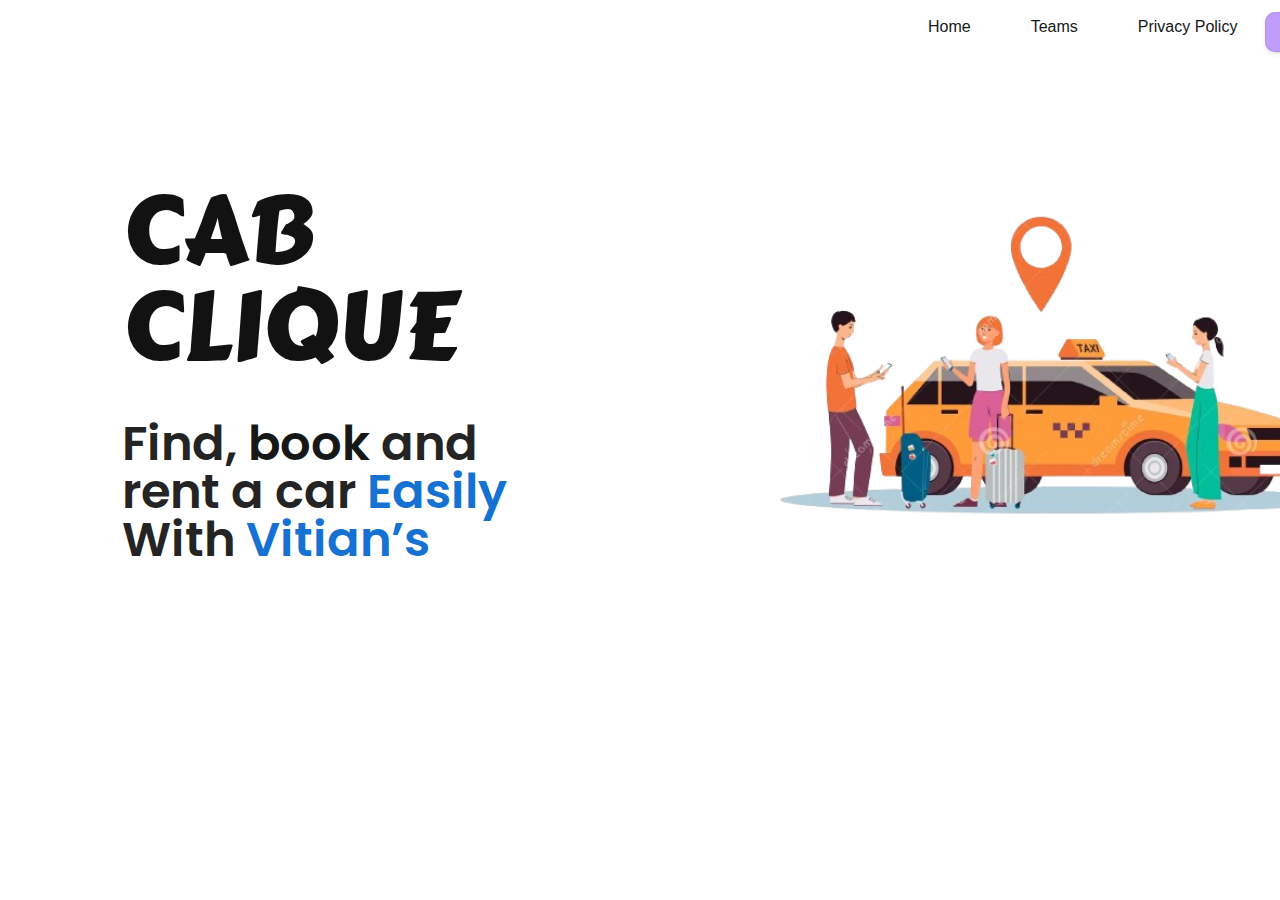
<file: index.html>
<!DOCTYPE html>
<html>
  <head>
    <meta charset="utf-8" />
    <meta name="viewport" content="initial-scale=1, width=device-width" />

    <link rel="stylesheet" href="style11.css" />
    <link rel="stylesheet" href="style12.css" />
    <link
      rel="stylesheet"
      href="https://fonts.googleapis.com/css2?family=Poppins:wght@500;600&display=swap"
    />
    <link
      rel="stylesheet"
      href="https://fonts.googleapis.com/css2?family=Carter One:wght@400&display=swap"
    />
  </head>
  <body >


    <div class="landing-page">
      <nav class="header" id="nav1">
        <a class="frame-parent">
          <div class="home-teams-privacy-policy-wrapper">
            <div class="home-teams-privacy"></div>
          </div>
          <div class="frame-wrapper"><ul>
            <li ><a class="a1" href="">Home</a></li>
            <li ><a class="a1" href="">Teams</a></li>
            <li ><a class="a1" href="">Privacy  Policy</a></li>
           
          </ul>
            <div class="">
              
              <div class="">
                <button class="button-9"  ><a href="./LOGIN.HTML">Login/SignUp</button>
                
                </div>
            </div>
          </div>
        </a>
        <div class="frame-group">
          <div class="find-book-and-rent-a-car-easi-wrapper">
            <div class="find-book-and-container">
              <p class="find-book-and-rent-a-car-easi">
                <span class="find">Find, </span>
                <span class="book">book</span>
                <span> and rent a car</span>
                <span class="easily"> Easily</span>
              </p>
              <p class="with-vitians">
                <span class="find">With</span>
                <span> Vitian’s</span>
              </p>
            </div>
          </div>
          
        </div>
        <img class="image-15-icon" alt="" src="online-taxi-service-cartoon-people-standing-yellow-car-holding-phones-carsharing-rental-app-users-cab-luggage-flat-193690445-removebg-preview.png" />

        <div class="cab-clique">CAB CLIQUE</div>
      </nav>
    </div>
    
  </body>
</html>
</file>
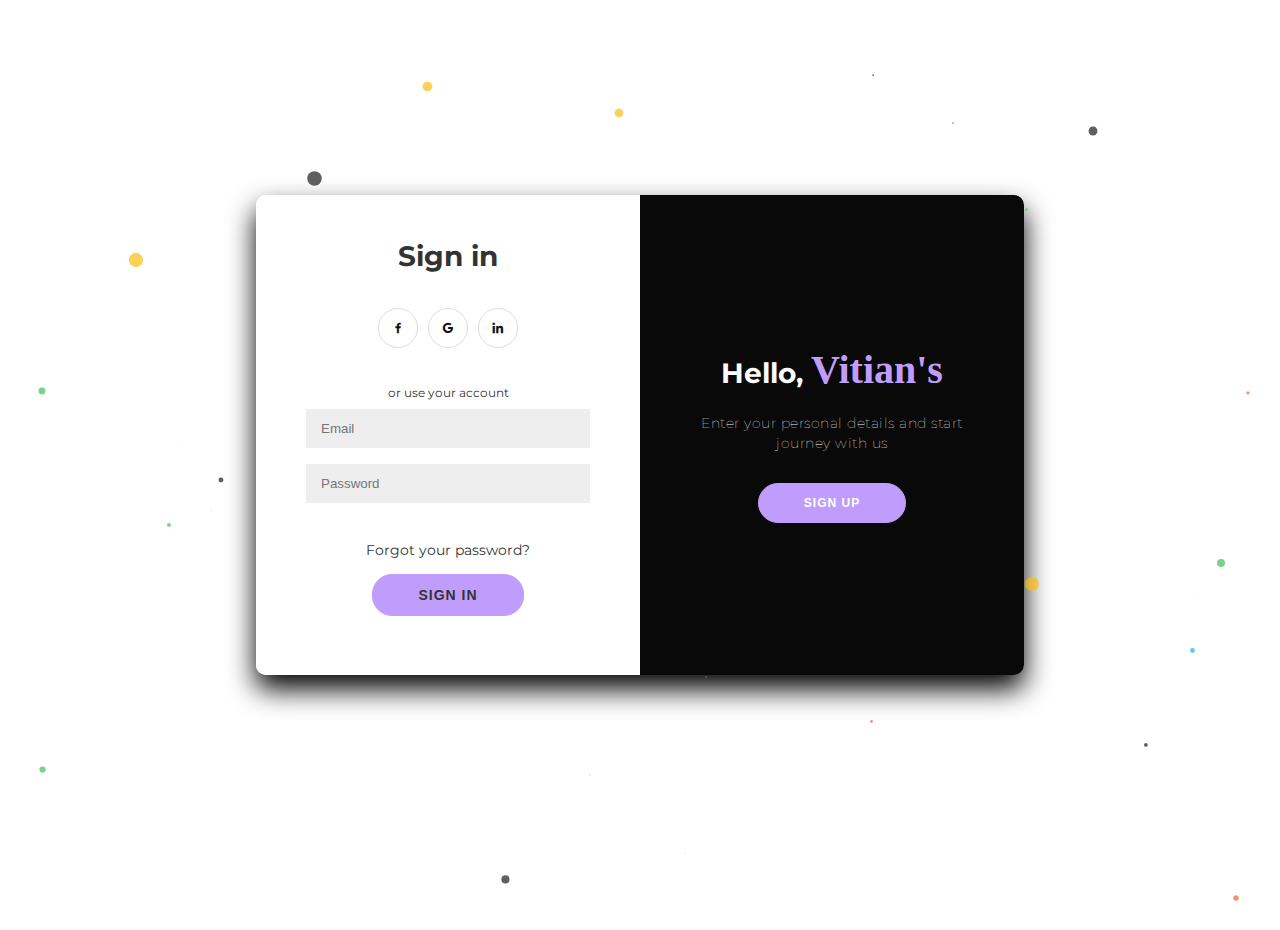
<file: LOGIN.HTML>
<!DOCTYPE html>
<html lang="en">
<head>
    <meta charset="UTF-8">
    <meta name="viewport" content="width=device-width, initial-scale=1.0">
    <title>Document</title>
    <link href="https://unpkg.com/boxicons@2.1.4/css/boxicons.min.css" rel="stylesheet">
    <link rel="stylesheet" href="LOGIN.CSS">
 
</head>

<body>
    
    <h2> </h2>
    <div class="container" id="container">
        <div class="form-container sign-up-container">
            <form action="#">
                <h1>Create Account</h1>
                <div class="social-container">
                    <a href="#" class="social"><i class='bx bxl-facebook' style='color:#121212'></i>
                    <a href="#" class="social"><i class='bx bxl-google' style='color:#121212' ></i>
                    <a href="#" class="social"><i class='bx bxl-linkedin' style='color:#121212'></i>
                </div>
                <span>or use your Vit email for registration</span>
                <input type="text" placeholder="Name" />
                <input type="email" placeholder="Email" />
                <input type="password" placeholder="Password" />
                <button class="btn1">Sign Up</button>
            </form>
        </div>
        <div class="form-container sign-in-container">
            <form action="#">
                <h1>Sign in</h1>
                <div class="social-container">
                    <i class='bx bxl-facebook' style='color:#121212' ></i>
                    <a href="#" class="social"><i class='bx bxl-google' style='color:#121212'  ></i>
                    <a href="#" class="social"><i class='bx bxl-linkedin' style='color:#121212' ></i>
                </div>
                <span>or use your account</span>
                <input type="email" placeholder="Email" />
                <input type="password" placeholder="Password" />
                <a href="#" class="forgot">Forgot your password?</a>
                <button class="btn1"><a href="./page5.html">Sign In</button>
            </form>
        </div>
        <div class="overlay-container">
            <div class="overlay">
                <div class="overlay-panel overlay-left">
                    <h1><span class="sp1">Welcome </span>Back!</h1>
                    <p>To keep connected with us please login with your personal info</p>
                    <button class="ghost" id="signIn">Sign In</button>
                </div>
                <div class="overlay-panel overlay-right">
                    <h1>Hello, <span class="sp1">Vitian's</span></h1>
                    <p>Enter your personal details and start journey with us</p>
                    <button class="ghost" id="signUp">Sign Up</button>
                </div>
            </div>
        </div>
    </div>
    
   
      <script src="LOGIN.JS"></script>
</body>
</html>
</file>
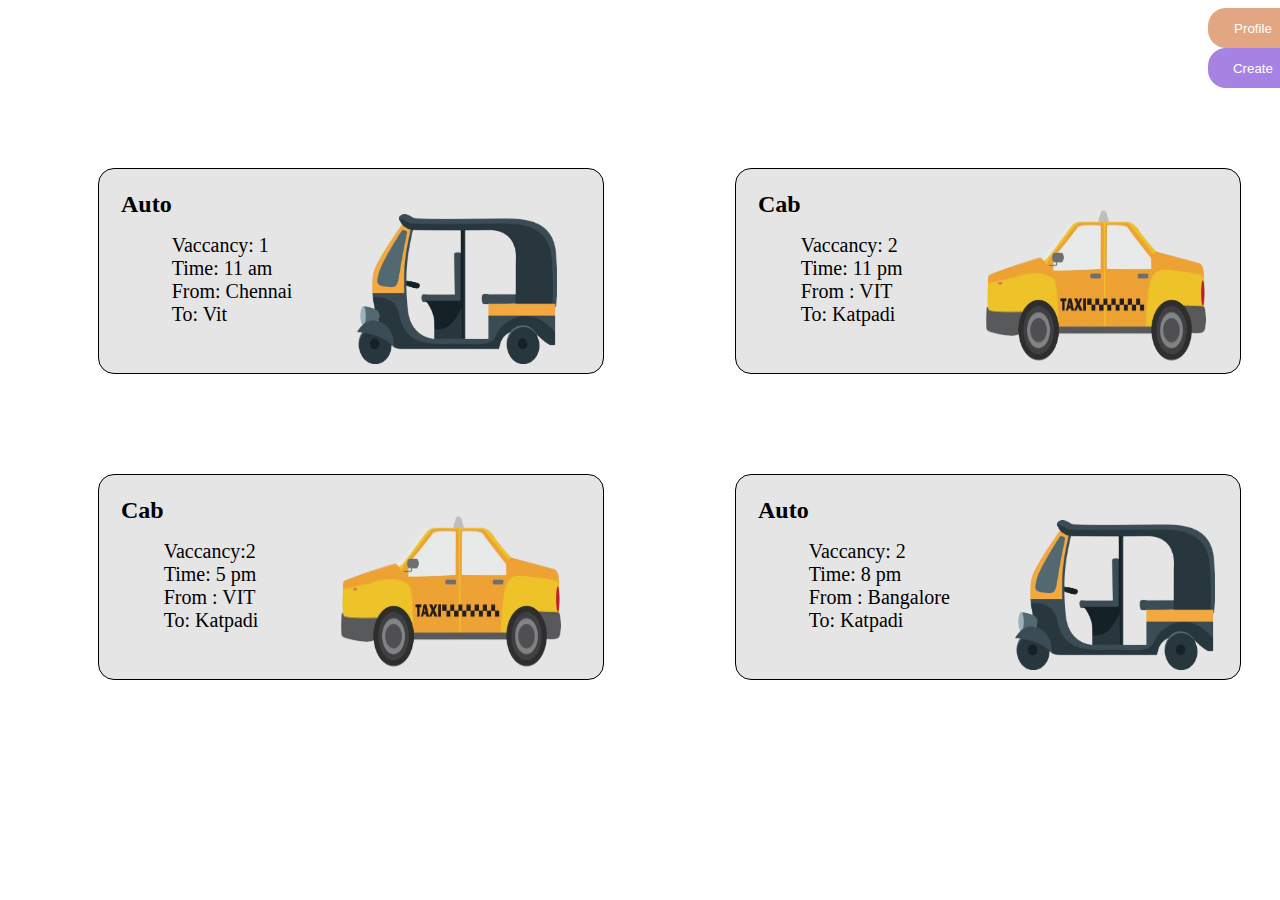
<file: page4.html>
<!DOCTYPE html>
<html lang="en">

<head>
    <meta charset="UTF-8">
    <meta name="viewport" content="width=device-width, initial-scale=1.0">
    <title>Document</title>
    <link rel="stylesheet" href="style33.css">
</head>

<body>
    <div class="btno">
        <button class="btn7">Profile</button>
        <button class="btn5">Create</button>
    </div>
    <div class="container">
        <div class="tab1">
            <h2>Auto</h2>
            <p>Vaccancy: 1<br>Time: 11 am <br>From: Chennai<br>To: Vit </p><img
                src="Screenshot_2024-03-18_182109-removebg-preview.png" class="img7">
        </div>
        <div class="tab1">
            <h2>Cab</h2>
            <p>Vaccancy: 2<br>Time: 11 pm<br>From : VIT <br>To: Katpadi</p><img src="Taxi_ffs-removebg-preview.png"
                class="img9">
        </div>
        <div class="tab1">
            <h2>Cab</h2>
            <p>Vaccancy:2<br>Time: 5 pm<br>From : VIT <br>To: Katpadi</p><img src="Taxi_ffs-removebg-preview.png"
                class="img9">
        </div>
        <div class="tab1">
            <h2>Auto</h2>
            <p>Vaccancy: 2<br>Time: 8 pm<br>From : Bangalore <br>To: Katpadi</p><img
                src="Screenshot_2024-03-18_182109-removebg-preview.png" class="img7">
        </div>
    </div>
</body>

</html>
</file>
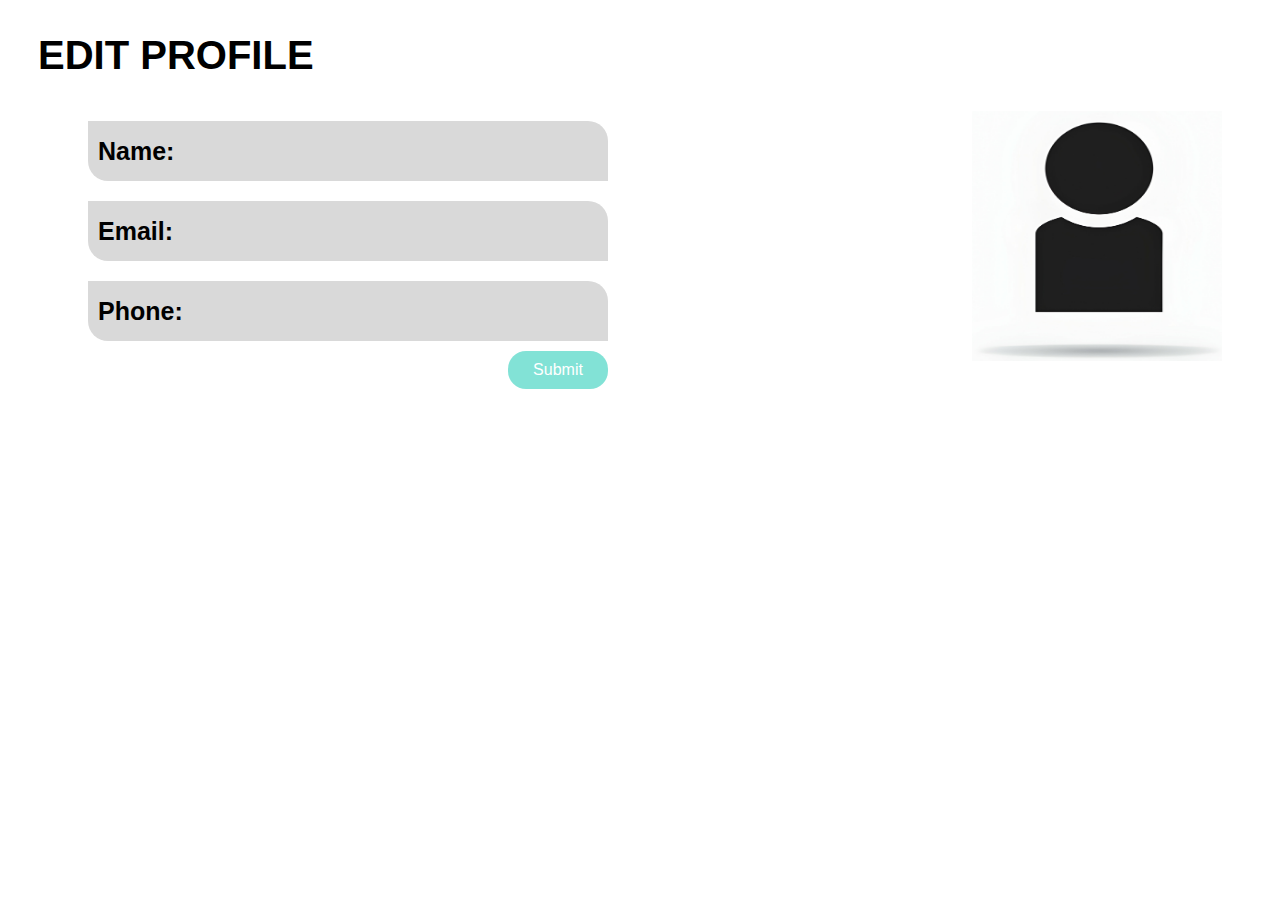
<file: page5.html>
<!DOCTYPE html>
<html lang="en">
<head>
    <meta charset="UTF-8">
    <meta name="viewport" content="width=device-width, initial-scale=1.0">
    <title>Document</title>
    <link rel="stylesheet" href="style44.css">
</head>

    <h2>EDIT PROFILE</h2>
    <img src="Screenshot 2024-03-18 211224.png" class="img2">
    <form id="contactForm">
        <div class="form-group">
           
            <input type="text" value="Name:" id="name" required>
        </div>
        <div class="form-group">
           
            <input type="email"value="Email:" id="email" name="email" required>
        </div>
        <div class="form-group">
            
            <input type="tel" value="Phone:"id="phone" name="phone" required>
        </div>
        <button type="submit">Submit</button>
    </form>
    <div class="color"></div>

  
</body>
</html>
</file>
<file: style11.css>
.home-teams-privacy {
    position: relative;
    line-height: 150%;
    font-weight: 500;
    white-space: pre-wrap;
  }
  .home-teams-privacy-policy-wrapper {
    display: flex;
    flex-direction: row;
    align-items: center;
    justify-content: center;
  }
  .loginsignup {
    position: relative;
    line-height: 150%;
    font-weight: 500;
    margin-top: 10px;
    
  }
  /* CSS */
  .button-9 {
    appearance: button;
    backface-visibility: hidden;
    background-color:    #c09dfd;
    border-radius: 10px;
    border-width: 0;
    box-shadow: rgba(50, 50, 93, .1) 0 0 0 1px inset,rgba(50, 50, 93, .1) 0 2px 5px 0,rgba(0, 0, 0, .07) 0 1px 1px 0;
    box-sizing: border-box;
    color: #fff;
    cursor: pointer;
    font-family: -apple-system,system-ui,"Segoe UI",Roboto,"Helvetica Neue",Ubuntu,sans-serif;
    font-size: 100%;
    height: 40px;
    line-height: 1.15;
    margin: 12px 0 0;
    outline: none;
    overflow: hidden;
    padding: 0 25px;
    position: relative;
    text-align: center;
    text-transform: none;
    transform: translateZ(0);
    transition: all .2s,box-shadow .08s ease-in;
    user-select: none;
    -webkit-user-select: none;
    touch-action: manipulation;
    width: 100%;
  }
  
  .button-9:disabled {
    cursor: default;
  }
  
  .button-9:focus {
    box-shadow: rgba(50, 50, 93, .1) 0 0 0 1px inset, rgba(50, 50, 93, .2) 0 6px 15px 0, rgba(0, 0, 0, .1) 0 2px 2px 0, rgba(50, 151, 211, .3) 0 0 0 4px;
  }
  .loginsignup-wrapper {
    border-radius: 8px;
    background-color: var(--color-dodgerblue);
    display: flex;
    flex-direction: row;
    align-items: center;
    justify-content: center;
    padding: 16px 32px;
    margin-top: 10px;
    height: 15px;
    width: 80px;
    
  }
  @keyframes slideInFromTop {
    0% {
      transform: translateY(-100%);
      opacity: 0;
    }
    100% {
      transform: translateY(0);
      opacity: 1;
    }
  }
  
  .frame-parent,
  .frame-wrapper {
    display: flex;
    flex-direction: row;
    align-items: center;
    justify-content: flex-start;
    color: #fff;
    animation: slideInFromTop 0.5s ease; 
  }
  
  .frame-parent {
    text-decoration: none;
    position: absolute;
    top: 40px;
    left: 322px;
    width: 958px;
    justify-content: space-between;
    color: inherit;
  }
  
  
  .find {
    color: var(--color-gray-100);
  }
  .book {
    color: #161717;
  }
  .easily {
    color: var(--color-dodgerblue);
  }
  .find-book-and-rent-a-car-easi {
    margin: 0;
  }
  .with-vitians {
    margin: 0;
    color: var(--color-dodgerblue);
  }
  @keyframes slideInFromLeft {
    0% {
      opacity: 0;
      transform: translateX(-100%);
    }
    100% {
      opacity: 1;
      transform: translateX(0);
    }
  }
  
  .find-book-and-rent-a-car-easi-wrapper {
    animation: slideInFromLeft 0.5s ease; /* applying the animation to the wrapper class with a duration of 0.5 seconds and an easing effect */
  }
  .find-book-and-container,
.find-book-and-rent-a-car-easi-wrapper {
  transition: all 0.3s ease; /* adding transition to both classes with a duration of 0.3 seconds and an easing effect */
}
  .find-book-and-container {
    width: 390px;
    position: relative;
    line-height: 100%;
    font-weight: 600;
    display: inline-block;
  }
  .find-book-and-rent-a-car-easi-wrapper {
    position: absolute;
    top: 0;
    left: 0;
    width: 408px;
    height: 157px;
    display: flex;
    flex-direction: column;
    align-items: flex-start;
    justify-content: flex-start;
  }
  .group-child {
    position: absolute;
    top: 70.6px;
    left: 231.1px;
    width: 125px;
    height: 45.5px;
    object-fit: contain;
  }
  .frame-group {
    position: absolute;
    top: 420px;
    left: 122px;
    width: 408px;
    height: 157px;
    font-size: 48px;
    color: var(--color-gray-100);
  }
  @keyframes slideInFromRight {
    0% {
      opacity: 0;
      transform: translateX(-100%);
    }
    100% {
      opacity: 1;
      transform: translateX(0);
    }
  }
  .image-15-icon {
    animation: slideInFromRight 0.8s ease; /* applying the animation to the class with a duration of 0.5 seconds and an easing effect */
  }
  .image-15-icon {
    transition: all 0.8s ease; /* adding a transition to the class for all properties with a duration of 0.3 seconds and an easing effect */
  }
  .image-15-icon {
    position: absolute;
    top: 202px;
    left: 726px;
    width: 660px;
    height: 375px;
    object-fit: cover;
  }
  @keyframes slideInFromTop {
    0% {
      opacity: 0;
      transform: translateY(-100%);
    }
    100% {
      opacity: 1;
      transform: translateY(0);
    }
  }
  .cab-clique {
    animation: slideInFromTop 0.8s ease; 
  }
  .cab-clique {
    transition: all 0.3s ease; /* adding a transition to the class for all properties with a duration of 0.3 seconds and an easing effect */
  }
  
  
  .cab-clique {
    position: absolute;
    top: 183px;
    left: 122px;
    font-size: 96px;
    line-height: 100%;
    font-family: var(--font-carter-one);
    color:rgb(19, 18, 18);
    display: inline-block;
    width: 372px;
    height: 189px;
  }
  ul {
    list-style-type: none;
    margin: 0;
    display: inline;
    padding: 0;
    margin-left: 900px;
    text-decoration: none;
  }
  ul li{
    display: inline;
    margin:20px;
    padding: 8px;
    text-decoration: none;
    font-size: 16px;
    font-family: -apple-system, BlinkMacSystemFont, Segoe UI, Roboto, Helvetica, Arial, sans-serif, Apple Color Emoji, Segoe UI Emoji;
    font-weight: 500;
    color: #161717;
  }
  .a1{
    text-decoration: none;
    color: #161717;
  }
ul li :hover{
    
  
    text-decoration: underline ;
  }
  .header {
    margin: 0;
    width: 1452px;
    position: relative;
   
    height: 800px;
    overflow: hidden;
    flex-shrink: 0;
    text-align: left;
    font-size: var(--font-size-base);
    color: #484848;
    font-family: var(--font-poppins);
  }
  .landing-page {
    position: relative;
    width: 100%;
    display: flex;
    flex-direction: column;
    align-items: flex-start;
    justify-content: flex-start;
  }
</file>
<file: style12.css>
body {
  margin: 0;
  line-height: normal;
  color: rgb(147, 212, 173);
  background-size: cover;
}

  
  :root {
    /* fonts */
    --font-carter-one: "Carter One";
    --font-poppins: Poppins;
  
    /* font sizes */
    --font-size-base: 16px;
  
    /* Colors */
    --color-dodgerblue: #1572d3;
    --color-gray-100: #242424;
  }
</file>
<file: LOGIN.CSS>
@import url('https://fonts.googleapis.com/css?family=Montserrat:400,800');

*{
	box-sizing: border-box;

}

body {
	background: white;
	display: flex;
	justify-content: center;
	align-items: center;
	flex-direction: column;
	font-family: 'Montserrat', sans-serif;
	height: 100vh;
	margin: -20px 0 50px;
}

h1 {
	font-weight: bold;
	margin: 0;
}

h2 {
	text-align: center;
	
}

p {
	font-size: 14px;
	font-weight: 100;
	line-height: 20px;
	letter-spacing: 0.5px;
	margin: 20px 0 30px;
}

span {
	font-size: 12px;
    
}

a {
	color: #333;
	font-size: 14px;
	text-decoration: none;
	margin: 15px 0;
}

button {
	border-radius: 20px;
	border: 1px solid #c09dfd;
	background-color: #c09dfd;
	color: #FFFFFF;
	font-size: 12px;
	font-weight: bold;
	padding: 12px 45px;
	letter-spacing: 1px;
	text-transform: uppercase;
	transition: transform 80ms ease-in;
}

button:active {
	transform: scale(0.95);
}

button:focus {
	outline: none;
}

button.ghost {
	background-color: #c09dfd;
	border-color:  #c09dfd;


}

button.ghost:hover{
    box-shadow: 0 0 30px  #c09dfd;
}
button.btn1:hover{
    box-shadow: 0 0 20px #c09dfd;
}
.forgot:hover{
    text-decoration: underline;
    color: #c09dfd;

}


form {
	background-color: #FFFFFF;
	display: flex;
	align-items: center;
	justify-content: center;
	flex-direction: column;
	padding: 0 50px;
	height: 100%;
	text-align: center;
}

input {
	background-color: #eee;
	border: none;
	padding: 12px 15px;
	margin: 8px 0;
	width: 100%;
}

.container {
	background-color: #fff;
	border-radius: 10px;
  	box-shadow: 0 14px 28px black, 
			0 10px 10px white;
	position: relative;
	overflow: hidden;
	width: 768px;
	max-width: 100%;
	min-height: 480px;
	
}

.form-container {
	position: absolute;
	top: 0;
	height: 100%;
	transition: all 0.6s ease-in-out;
}

.sign-in-container {
	left: 0;
	width: 50%;
	z-index: 2;
}

.container.right-panel-active .sign-in-container {
	transform: translateX(100%);
}

.sign-up-container {
	left: 0;
	width: 50%;
	opacity: 0;
	z-index: 1;
}

.container.right-panel-active .sign-up-container {
	transform: translateX(100%);
	opacity: 1;
	z-index: 5;
	animation: show 0.6s;
}

@keyframes show {
	0%, 49.99% {
		opacity: 0;
		z-index: 1;
	}
	
	50%, 100% {
		opacity: 1;
		z-index: 5;
	}
}

.overlay-container {
	position: absolute;
	top: 0;
	left: 50%;
	width: 50%;
	height: 100%;
	overflow: hidden;
	transition: transform 0.6s ease-in-out;
	z-index: 100;
}

.container.right-panel-active .overlay-container{
	transform: translateX(-100%);
}

.overlay {
	background: #090909;
	background: -webkit-linear-gradient(to right, #090909,  #090909);
	background: linear-gradient(to right, #090909,  #090909);
	background-repeat: no-repeat;
	background-size: cover;
	background-position: 0 0;
	 color: #FFFFFF; 
	position: relative;
	left: -100%;
	height: 100%;
	width: 200%;
  	transform: translateX(0);
	transition: transform 0.6s ease-in-out;
}

.container.right-panel-active .overlay {
  	transform: translateX(50%);
}

.overlay-panel {
	position: absolute;
	display: flex;
	align-items: center;
	justify-content: center;
	flex-direction: column;
	padding: 0 40px;
	text-align: center;
	top: 0;
	height: 100%;
	width: 50%;
	transform: translateX(0);
	transition: transform 0.6s ease-in-out;
}

.overlay-left {
	transform: translateX(-20%);
}

.container.right-panel-active .overlay-left {
	transform: translateX(0);
}

.overlay-right {
	right: 0;
	transform: translateX(0);
}
.sp1{
    font-family:Cambria, Cochin, Georgia, Times, 'Times New Roman', serif;
    font-size: 40px;
    color:  #c09dfd;
}
.social-container .social:hover{
    box-shadow: 0 0 20px  #c09dfd;
}
.ghost:hover{
    box-shadow: black;
}

.container.right-panel-active .overlay-right {
	transform: translateX(20%);
}

.social-container {
	margin: 20px 0;
}

.social-container a {
	border: 1px solid #DDDDDD;
	border-radius: 50%;
	display: inline-flex;
	justify-content: center;
	align-items: center;
	margin: 0 5px;
	height: 40px;
	width: 40px;
}
.ball {
	position: absolute;
	border-radius: 100%;
	opacity: 0.7;
  }
</file>
<file: style33.css>
body{
    background: white;
}
.tab1{
    background: #fff;
    height: 200px;
    width: 500px;
    display: flex;
    flex: wrap;
}.container {
    display: grid;
    grid-template-columns: auto auto;
    grid-gap:100px; 
    grid-row-gap: 20px;
    margin-left: 90px;/* Two columns */
  }
  p{
    margin-top: 63px;
    margin-right: -17px;
    font-size: 20px;
  
  
  }
  .btn7{
    width: 90px;
    height: 40px;
    border-radius: 18px;
    background: #E3A683;
    color: white;
    border: none;
   
  }
  .btn5{
    width: 90px;
    height: 40px;
    border-radius: 18px;
   background: #A683E3;
   color: white;
   border: none;
  }
  .btn7:hover{
    box-shadow:0 0 20px black;
  }
  .btn5:hover{
    box-shadow:0 0 20px black;
  }
  .btno{
    margin-left: 1200px;
  }
  h2{
    margin-left: 20px;
    font-family: poppins;
  }
  .tab1 {
    border: 1px solid #000; /* Example border for visualization */
    padding: 2px;
    margin-top: 80px;
    border-radius: 16px;
    background: #E5E5E5;
    
  }
  .img9{
    height: 170px;
    width: 220px;
    margin-left: 100px;
    margin-top: 29px;
  
  }
  .img7{
    height: 150px;
    width: 200px;
    margin-left: 82px;
    margin-top: 43px;
  }
</file>
<file: style44.css>
body {
    font-family: Arial, sans-serif;
    background-color: #fff;
}

.form-container {
    max-width: 400px;
    margin: 50px auto;
    padding: 20px;
    /* background-color: #fff; */
    border-radius: 5px;
    box-shadow: 0 0 10px rgba(0, 0, 0, 0.1);
}
#name{
    height: 40px;
    width: 500px; 
    padding:10px; 
    background: #D9D9D9;
    border: none;
    font-size: 25px;
    font-weight: 600;
    border-radius: 0 20px;
    margin-left: 70px;
}
#email{
    height: 40px;
    width: 500px;  
    font-size: 25px;
    font-weight: 600;
    padding:10px;
    background: #D9D9D9;
    border: none;
    margin-left: 70px;
    border-radius: 0 20px;
}
#phone{
    height: 40px;
    width: 500px; 
    padding:10px; 
    font-size: 25px;
    margin-left: 70px;
    font-weight: 600;
    background: #D9D9D9;
    border: none;
    border-radius: 0 20px;
}


.form-container h2 {
    text-align: center;
}

.form-group {
    margin-bottom: 20px;
    height: 40px;
    width: 100px;
    padding:10px;
    
}


.form-group input {
    width: 100%;
    padding: 10px;
    font-size: 16px;
    border-radius: 5px;
    border: 1px solid #ccc;
}

button[type="submit"] {
    display: block;
    width: 100px;
    padding: 10px;
    margin-top: 20px;
    font-size: 16px;
    color: #fff;
    background-color: #82E2D6;
    border: none;
    border-radius: 18px;
    cursor: pointer;
    margin-left: 500px;
}
.img2{
    height: 250px;
    width: 250px;
    float: right;
    margin-right: 50px;
}

button[type="submit"]:hover {
    box-shadow: 0 0 20px black;
}
h2{
    font-size: 40px;
    margin-left: 30px;
}
.img6{
    width: 1558px;
  height: 254px;
  margin-top: 20px;
}
.btn0{
    width: 100px;
    height: 40px;
    border-radius: 18px;
    background-color: #82E2D6;
   border: none;
}
.bt{
    float: right;
    margin-top: 300px;
    
}
</file>
